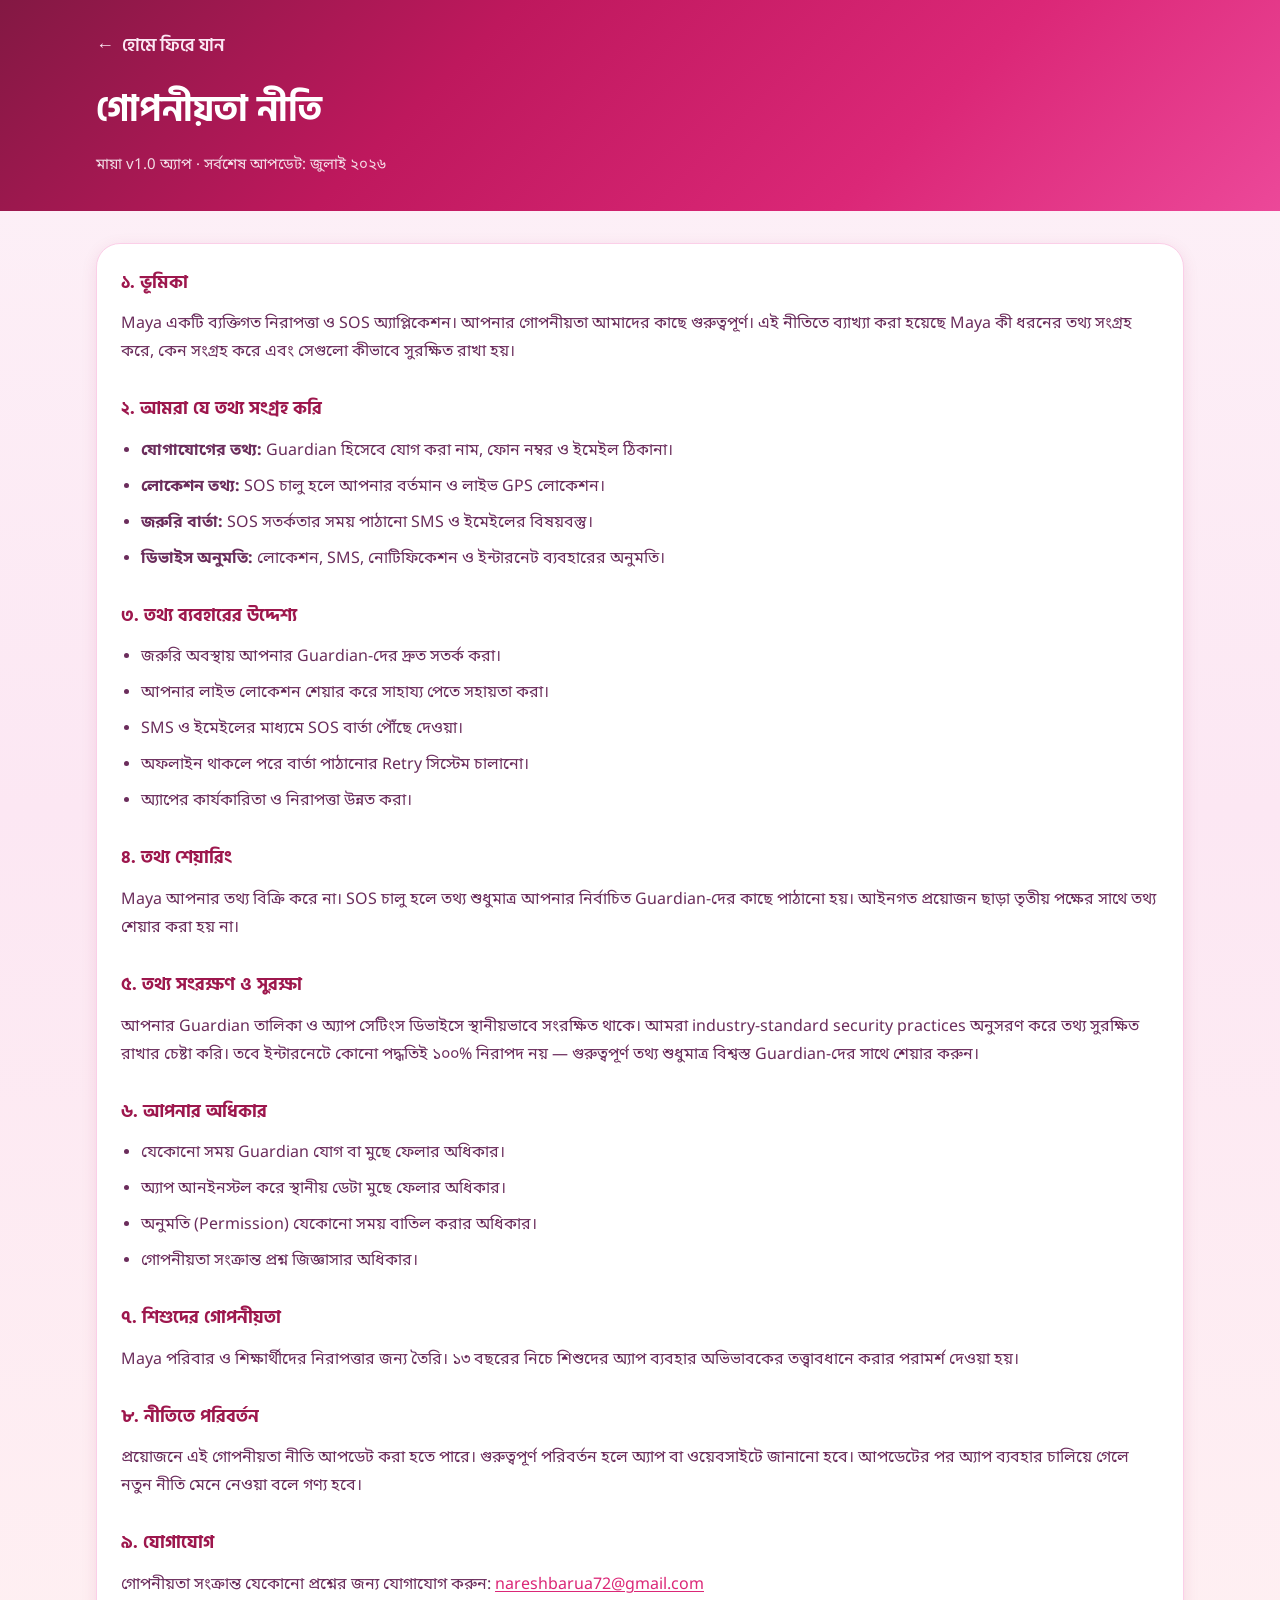
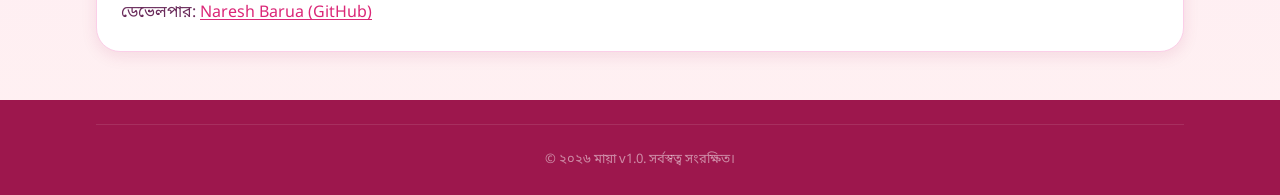
<file: privacy.html>
<!DOCTYPE html>
<html lang="bn">
<head>
  <meta charset="UTF-8">
  <meta name="viewport" content="width=device-width, initial-scale=1.0, viewport-fit=cover">
  <meta name="description" content="Maya অ্যাপের গোপনীয়তা নীতি — আপনার তথ্য কীভাবে সংগ্রহ, ব্যবহার ও সুরক্ষিত করা হয়।">
  <meta name="theme-color" content="#9d174d">
  <title>গোপনীয়তা নীতি — মায়া v1.0</title>
  <link rel="icon" href="assets/images/favicon.ico" type="image/x-icon">
  <link rel="preconnect" href="https://fonts.googleapis.com">
  <link rel="preconnect" href="https://fonts.gstatic.com" crossorigin>
  <link href="https://fonts.googleapis.com/css2?family=Hind+Siliguri:wght@400;500;600;700&family=Noto+Sans+Bengali:wght@400;500;600;700&display=swap" rel="stylesheet">
  <link rel="stylesheet" href="style.css">
</head>
<body class="legal-page">

  <header class="legal-header">
    <div class="container legal-header__inner">
      <a href="index.html" class="legal-back">
        <span aria-hidden="true">←</span>
        হোমে ফিরে যান
      </a>
      <h1 class="legal-header__title">গোপনীয়তা নীতি</h1>
      <p class="legal-header__meta">মায়া v1.0 অ্যাপ · সর্বশেষ আপডেট: জুলাই ২০২৬</p>
    </div>
  </header>

  <main class="legal-main">
    <div class="container">
      <article class="legal-card">
        <section class="legal-section">
          <h2>১. ভূমিকা</h2>
          <p>
            Maya একটি ব্যক্তিগত নিরাপত্তা ও SOS অ্যাপ্লিকেশন। আপনার গোপনীয়তা আমাদের কাছে গুরুত্বপূর্ণ।
            এই নীতিতে ব্যাখ্যা করা হয়েছে Maya কী ধরনের তথ্য সংগ্রহ করে, কেন সংগ্রহ করে এবং সেগুলো কীভাবে সুরক্ষিত রাখা হয়।
          </p>
        </section>

        <section class="legal-section">
          <h2>২. আমরা যে তথ্য সংগ্রহ করি</h2>
          <ul>
            <li><strong>যোগাযোগের তথ্য:</strong> Guardian হিসেবে যোগ করা নাম, ফোন নম্বর ও ইমেইল ঠিকানা।</li>
            <li><strong>লোকেশন তথ্য:</strong> SOS চালু হলে আপনার বর্তমান ও লাইভ GPS লোকেশন।</li>
            <li><strong>জরুরি বার্তা:</strong> SOS সতর্কতার সময় পাঠানো SMS ও ইমেইলের বিষয়বস্তু।</li>
            <li><strong>ডিভাইস অনুমতি:</strong> লোকেশন, SMS, নোটিফিকেশন ও ইন্টারনেট ব্যবহারের অনুমতি।</li>
          </ul>
        </section>

        <section class="legal-section">
          <h2>৩. তথ্য ব্যবহারের উদ্দেশ্য</h2>
          <ul>
            <li>জরুরি অবস্থায় আপনার Guardian-দের দ্রুত সতর্ক করা।</li>
            <li>আপনার লাইভ লোকেশন শেয়ার করে সাহায্য পেতে সহায়তা করা।</li>
            <li>SMS ও ইমেইলের মাধ্যমে SOS বার্তা পৌঁছে দেওয়া।</li>
            <li>অফলাইন থাকলে পরে বার্তা পাঠানোর Retry সিস্টেম চালানো।</li>
            <li>অ্যাপের কার্যকারিতা ও নিরাপত্তা উন্নত করা।</li>
          </ul>
        </section>

        <section class="legal-section">
          <h2>৪. তথ্য শেয়ারিং</h2>
          <p>
            Maya আপনার তথ্য বিক্রি করে না। SOS চালু হলে তথ্য শুধুমাত্র আপনার নির্বাচিত Guardian-দের
            কাছে পাঠানো হয়। আইনগত প্রয়োজন ছাড়া তৃতীয় পক্ষের সাথে তথ্য শেয়ার করা হয় না।
          </p>
        </section>

        <section class="legal-section">
          <h2>৫. তথ্য সংরক্ষণ ও সুরক্ষা</h2>
          <p>
            আপনার Guardian তালিকা ও অ্যাপ সেটিংস ডিভাইসে স্থানীয়ভাবে সংরক্ষিত থাকে।
            আমরা industry-standard security practices অনুসরণ করে তথ্য সুরক্ষিত রাখার চেষ্টা করি।
            তবে ইন্টারনেটে কোনো পদ্ধতিই ১০০% নিরাপদ নয় — গুরুত্বপূর্ণ তথ্য শুধুমাত্র বিশ্বস্ত Guardian-দের সাথে শেয়ার করুন।
          </p>
        </section>

        <section class="legal-section">
          <h2>৬. আপনার অধিকার</h2>
          <ul>
            <li>যেকোনো সময় Guardian যোগ বা মুছে ফেলার অধিকার।</li>
            <li>অ্যাপ আনইনস্টল করে স্থানীয় ডেটা মুছে ফেলার অধিকার।</li>
            <li>অনুমতি (Permission) যেকোনো সময় বাতিল করার অধিকার।</li>
            <li>গোপনীয়তা সংক্রান্ত প্রশ্ন জিজ্ঞাসার অধিকার।</li>
          </ul>
        </section>

        <section class="legal-section">
          <h2>৭. শিশুদের গোপনীয়তা</h2>
          <p>
            Maya পরিবার ও শিক্ষার্থীদের নিরাপত্তার জন্য তৈরি। ১৩ বছরের নিচে শিশুদের অ্যাপ ব্যবহার
            অভিভাবকের তত্ত্বাবধানে করার পরামর্শ দেওয়া হয়।
          </p>
        </section>

        <section class="legal-section">
          <h2>৮. নীতিতে পরিবর্তন</h2>
          <p>
            প্রয়োজনে এই গোপনীয়তা নীতি আপডেট করা হতে পারে। গুরুত্বপূর্ণ পরিবর্তন হলে অ্যাপ বা ওয়েবসাইটে
            জানানো হবে। আপডেটের পর অ্যাপ ব্যবহার চালিয়ে গেলে নতুন নীতি মেনে নেওয়া বলে গণ্য হবে।
          </p>
        </section>

        <section class="legal-section">
          <h2>৯. যোগাযোগ</h2>
          <p>
            গোপনীয়তা সংক্রান্ত যেকোনো প্রশ্নের জন্য যোগাযোগ করুন:
            <a href="mailto:nareshbarua72@gmail.com">nareshbarua72@gmail.com</a>
          </p>
          <p>
            ডেভেলপার:
            <a href="https://github.com/NareshBaruaIsHere" target="_blank" rel="noopener noreferrer">Naresh Barua (GitHub)</a>
          </p>
        </section>
      </article>
    </div>
  </main>

  <footer class="footer footer--compact">
    <div class="container footer__inner">
      <p class="footer__copyright">&copy; ২০২৬ মায়া v1.0. সর্বস্বত্ব সংরক্ষিত।</p>
    </div>
  </footer>

</body>
</html>
</file>
<file: style.css>
/* ==========================================================================
   Maya Landing Page — Design System & Styles
   ========================================================================== */

/* --- CSS Custom Properties --- */
:root {
  /* Primary palette — pink / rose */
  --color-primary: #db2777;
  --color-primary-dark: #9d174d;
  --color-secondary: #c026d3;
  --color-secondary-dark: #86198f;

  /* Accent colors */
  --color-accent-teal: #be185d;
  --color-accent-teal-light: #fce7f3;
  --color-accent-pink: #fdf2f8;
  --color-accent-pink-dark: #f9a8d4;
  --color-accent-rose: #fff1f2;

  /* Neutrals */
  --color-white: #ffffff;
  --color-surface: #fffbfb;
  --color-surface-elevated: #ffffff;
  --color-text: #4a044e;
  --color-text-muted: #6b2d5c;
  --color-text-light: #8b5a7a;
  --color-border: #fbcfe8;

  /* Gradients */
  --gradient-hero: linear-gradient(
    135deg,
    #831843 0%,
    #be185d 35%,
    #db2777 70%,
    #ec4899 100%
  );
  --gradient-primary: linear-gradient(
    135deg,
    #db2777 0%,
    #ec4899 50%,
    #f472b6 100%
  );
  --gradient-soft: linear-gradient(
    180deg,
    #fdf2f8 0%,
    #fce7f3 45%,
    #fff1f2 100%
  );
  --gradient-card: linear-gradient(
    135deg,
    rgba(219, 39, 119, 0.07) 0%,
    rgba(244, 114, 182, 0.1) 100%
  );

  /* Typography */
  --font-heading: "Hind Siliguri", "Noto Sans Bengali", sans-serif;
  --font-body: "Noto Sans Bengali", "Hind Siliguri", sans-serif;

  /* Spacing */
  --spacing-xs: 0.5rem;
  --spacing-sm: 1rem;
  --spacing-md: 1.5rem;
  --spacing-lg: 2rem;
  --spacing-xl: 3rem;
  --spacing-2xl: 5rem;

  /* Layout */
  --container-max: 72rem;
  --container-padding: 1.25rem;

  /* Borders & shadows */
  --radius-sm: 8px;
  --radius-md: 12px;
  --radius-lg: 16px;
  --radius-xl: 24px;
  --radius-full: 9999px;

  --shadow-sm: 0 1px 3px rgba(157, 23, 77, 0.08);
  --shadow-md: 0 4px 16px rgba(157, 23, 77, 0.1);
  --shadow-lg: 0 8px 32px rgba(157, 23, 77, 0.12);
  --shadow-xl: 0 16px 48px rgba(190, 24, 93, 0.2);
  --shadow-glow: 0 0 40px rgba(236, 72, 153, 0.3);

  /* Transitions */
  --transition-fast: 150ms ease;
  --transition-base: 250ms ease;
  --transition-slow: 400ms ease;
}

/* --- Reset & Base --- */
*,
*::before,
*::after {
  box-sizing: border-box;
  margin: 0;
  padding: 0;
}

html {
  scroll-behavior: smooth;
  -webkit-text-size-adjust: 100%;
}

@media (prefers-reduced-motion: reduce) {
  html {
    scroll-behavior: auto;
  }

  *,
  *::before,
  *::after {
    animation-duration: 0.01ms !important;
    animation-iteration-count: 1 !important;
    transition-duration: 0.01ms !important;
  }
}

body {
  font-family: var(--font-body);
  font-size: 1rem;
  line-height: 1.7;
  color: var(--color-text);
  background: var(--gradient-soft);
  min-height: 100vh;
  overflow-x: hidden;
  -webkit-font-smoothing: antialiased;
}

img {
  max-width: 100%;
  height: auto;
  display: block;
}

a {
  color: inherit;
  text-decoration: none;
}

ul,
ol {
  list-style: none;
}

button {
  font-family: inherit;
  cursor: pointer;
  border: none;
  background: none;
}

/* --- Background Blobs --- */
.bg-blobs {
  position: fixed;
  inset: 0;
  pointer-events: none;
  z-index: 0;
  overflow: hidden;
}

.blob {
  position: absolute;
  border-radius: 50%;
  filter: blur(80px);
  opacity: 0.35;
}

.blob-1 {
  width: 400px;
  height: 400px;
  background: #fbcfe8;
  top: -100px;
  right: -100px;
}

.blob-2 {
  width: 350px;
  height: 350px;
  background: #f472b6;
  bottom: 20%;
  left: -120px;
  opacity: 0.25;
}

.blob-3 {
  width: 300px;
  height: 300px;
  background: #fda4af;
  bottom: -80px;
  right: 10%;
  opacity: 0.25;
}

/* --- Layout --- */
.container {
  width: 100%;
  max-width: var(--container-max);
  margin-inline: auto;
  padding-left: max(var(--container-padding), env(safe-area-inset-left, 0px));
  padding-right: max(var(--container-padding), env(safe-area-inset-right, 0px));
  position: relative;
  z-index: 1;
}

.section {
  padding-block: var(--spacing-2xl);
}

.section-header {
  text-align: center;
  margin-bottom: var(--spacing-xl);
}

.section-title {
  font-family: var(--font-heading);
  font-size: clamp(1.75rem, 4vw, 2.5rem);
  font-weight: 700;
  color: var(--color-primary-dark);
  margin-bottom: var(--spacing-xs);
}

.section-subtitle {
  font-size: clamp(1rem, 2.5vw, 1.125rem);
  color: var(--color-text-muted);
  max-width: 36rem;
  margin-inline: auto;
}

/* --- Reveal Animation --- */
.reveal {
  opacity: 0;
  transform: translateY(24px);
  transition:
    opacity var(--transition-slow),
    transform var(--transition-slow);
}

.reveal.visible {
  opacity: 1;
  transform: translateY(0);
}

.reveal[data-delay="1"] {
  transition-delay: 100ms;
}

.reveal[data-delay="2"] {
  transition-delay: 200ms;
}

@media (prefers-reduced-motion: reduce) {
  .reveal {
    opacity: 1;
    transform: none;
  }
}

/* --- Buttons --- */
.btn {
  display: inline-flex;
  align-items: center;
  justify-content: center;
  gap: 0.5rem;
  min-height: 48px;
  padding: 0.75rem 1.5rem;
  font-family: var(--font-heading);
  font-size: 1rem;
  font-weight: 600;
  border-radius: var(--radius-md);
  border: 2px solid transparent;
  transition:
    transform var(--transition-base),
    box-shadow var(--transition-base),
    background var(--transition-base);
  cursor: pointer;
  white-space: nowrap;
}

.btn svg,
.btn i {
  width: 1.25rem;
  height: 1.25rem;
  flex-shrink: 0;
}

.btn-primary {
  background: var(--gradient-primary);
  color: var(--color-white);
  box-shadow: var(--shadow-md);
}

.btn-primary:hover {
  transform: translateY(-2px);
  box-shadow: var(--shadow-lg), var(--shadow-glow);
}

.btn-primary:active {
  transform: translateY(0);
}

.btn-secondary {
  background: var(--color-white);
  color: var(--color-primary-dark);
  border-color: var(--color-primary);
  box-shadow: var(--shadow-sm);
}

.btn-secondary:hover {
  background: var(--color-accent-pink);
  transform: translateY(-2px);
  box-shadow: var(--shadow-md);
}

.btn-lg {
  min-height: 56px;
  padding: 1rem 2rem;
  font-size: 1.0625rem;
}

.btn:focus-visible,
.footer__link:focus-visible,
.scroll-hint:focus-visible,
.screenshot-card:focus-visible,
.lightbox__close:focus-visible {
  outline: 3px solid #f472b6;
  outline-offset: 3px;
}

/* ==========================================================================
   Hero Section
   ========================================================================== */
.hero {
  position: relative;
  min-height: 100vh;
  min-height: 100dvh;
  display: flex;
  flex-direction: column;
  justify-content: center;
  background: var(--gradient-hero);
  color: var(--color-white);
  padding-block: var(--spacing-xl);
  overflow: hidden;
}

.hero::before {
  content: "";
  position: absolute;
  inset: 0;
  background:
    radial-gradient(
      ellipse at 20% 80%,
      rgba(255, 182, 193, 0.2) 0%,
      transparent 50%
    ),
    radial-gradient(
      ellipse at 80% 20%,
      rgba(252, 231, 243, 0.25) 0%,
      transparent 50%
    );
  pointer-events: none;
}

.hero__inner {
  display: flex;
  flex-direction: column;
  align-items: center;
  gap: var(--spacing-xl);
  padding-block: var(--spacing-lg);
}

.hero__content {
  text-align: center;
  max-width: 36rem;
}

.hero__brand {
  display: flex;
  align-items: center;
  justify-content: center;
  gap: var(--spacing-sm);
  margin-bottom: var(--spacing-sm);
  flex-wrap: wrap;
}

.hero__logo {
  width: 64px;
  height: 64px;
  border-radius: var(--radius-lg);
  object-fit: cover;
  background: rgba(255, 255, 255, 0.15);
  box-shadow: var(--shadow-md);
}

.hero__logo-fallback {
  display: inline-flex;
  align-items: center;
  justify-content: center;
  width: 64px;
  height: 64px;
  border-radius: var(--radius-lg);
  background: rgba(255, 255, 255, 0.2);
  color: var(--color-white);
  font-family: var(--font-heading);
  font-size: 1.5rem;
  font-weight: 700;
  box-shadow: var(--shadow-md);
}

.hero__logo-fallback[hidden] {
  display: none;
}

.hero__title {
  font-family: var(--font-heading);
  font-size: clamp(2.5rem, 8vw, 4rem);
  font-weight: 700;
  letter-spacing: -0.02em;
  line-height: 1.1;
}

.hero__tagline {
  font-family: var(--font-heading);
  font-size: clamp(1.125rem, 3vw, 1.5rem);
  font-weight: 500;
  color: #fce7f3;
  margin-bottom: var(--spacing-md);
}

.hero__intro {
  font-size: clamp(0.9375rem, 2vw, 1.0625rem);
  line-height: 1.75;
  color: rgba(255, 255, 255, 0.9);
  margin-bottom: var(--spacing-lg);
}

.hero__actions {
  display: flex;
  flex-direction: column;
  gap: var(--spacing-sm);
  align-items: center;
}

.hero__actions .btn-secondary {
  background: rgba(255, 255, 255, 0.12);
  color: var(--color-white);
  border-color: rgba(255, 255, 255, 0.4);
  backdrop-filter: blur(8px);
}

.hero__actions .btn-secondary:hover {
  background: rgba(255, 255, 255, 0.22);
  border-color: rgba(255, 255, 255, 0.6);
}

.hero__version {
  display: inline-flex;
  align-items: center;
  padding: 0.45rem 0.9rem;
  border-radius: var(--radius-full);
  background: rgba(255, 255, 255, 0.14);
  border: 1px solid rgba(255, 255, 255, 0.22);
  color: rgba(255, 255, 255, 0.92);
  font-size: 0.9rem;
  font-weight: 600;
  letter-spacing: 0.02em;
}

/* Phone Mockup */
.hero__mockup {
  display: flex;
  justify-content: center;
}

.phone-mockup__frame {
  position: relative;
  width: 260px;
  padding: 12px;
  background: linear-gradient(145deg, #2d2d2d, #1a1a1a);
  border-radius: 36px;
  box-shadow:
    var(--shadow-xl),
    0 0 0 2px rgba(255, 255, 255, 0.1),
    inset 0 0 0 1px rgba(255, 255, 255, 0.05);
}

.phone-mockup__notch {
  position: absolute;
  top: 18px;
  left: 50%;
  transform: translateX(-50%);
  width: 80px;
  height: 24px;
  background: #1a1a1a;
  border-radius: 0 0 14px 14px;
  z-index: 2;
}

.phone-mockup__screen {
  width: 100%;
  border-radius: 26px;
  aspect-ratio: 9 / 18;
  object-fit: cover;
  background: var(--color-primary);
}

/* Scroll Hint */
.scroll-hint {
  position: absolute;
  bottom: var(--spacing-lg);
  left: 50%;
  transform: translateX(-50%);
  color: rgba(255, 255, 255, 0.7);
  animation: bounce 2s infinite;
  padding: var(--spacing-xs);
}

.scroll-hint svg {
  width: 1.5rem;
  height: 1.5rem;
}

@keyframes bounce {
  0%,
  100% {
    transform: translateX(-50%) translateY(0);
  }
  50% {
    transform: translateX(-50%) translateY(8px);
  }
}

@media (prefers-reduced-motion: reduce) {
  .scroll-hint {
    animation: none;
  }
}

/* ==========================================================================
   About Section
   ========================================================================== */
.about__grid {
  display: flex;
  flex-direction: column;
  gap: var(--spacing-xl);
}

.about__text p {
  color: var(--color-text-muted);
  margin-bottom: var(--spacing-md);
  font-size: 1.0625rem;
}

.about__text p:last-child {
  margin-bottom: 0;
}

.trust-strip {
  display: grid;
  grid-template-columns: 1fr;
  gap: var(--spacing-md);
}

.trust-item {
  background: var(--color-surface-elevated);
  border-radius: var(--radius-lg);
  padding: var(--spacing-md);
  text-align: center;
  box-shadow: var(--shadow-sm);
  border: 1px solid var(--color-border);
  transition:
    transform var(--transition-base),
    box-shadow var(--transition-base);
}

.trust-item:hover {
  transform: translateY(-4px);
  box-shadow: var(--shadow-md);
}

.trust-item__icon {
  display: inline-flex;
  align-items: center;
  justify-content: center;
  width: 56px;
  height: 56px;
  border-radius: var(--radius-full);
  background: var(--gradient-card);
  color: var(--color-primary);
  margin-bottom: var(--spacing-sm);
}

.trust-item__icon svg {
  width: 1.75rem;
  height: 1.75rem;
}

.trust-item__title {
  font-family: var(--font-heading);
  font-size: 1.0625rem;
  font-weight: 600;
  color: var(--color-primary-dark);
  margin-bottom: 0.25rem;
}

.trust-item__text {
  font-size: 0.9375rem;
  color: var(--color-text-light);
}

/* ==========================================================================
   Features Section
   ========================================================================== */
.features {
  background: rgba(253, 242, 248, 0.65);
}

.features__grid {
  display: grid;
  grid-template-columns: 1fr;
  gap: var(--spacing-md);
}

.feature-card {
  background: var(--color-surface-elevated);
  border-radius: var(--radius-lg);
  padding: var(--spacing-md);
  border: 1px solid var(--color-border);
  box-shadow: var(--shadow-sm);
  transition:
    transform var(--transition-base),
    box-shadow var(--transition-base),
    border-color var(--transition-base);
}

.feature-card:hover {
  transform: translateY(-4px);
  box-shadow: var(--shadow-md);
  border-color: var(--color-accent-pink-dark);
}

.feature-card__icon {
  display: inline-flex;
  align-items: center;
  justify-content: center;
  width: 48px;
  height: 48px;
  border-radius: var(--radius-md);
  background: var(--gradient-primary);
  color: var(--color-white);
  margin-bottom: var(--spacing-sm);
}

.feature-card__icon svg {
  width: 1.5rem;
  height: 1.5rem;
}

.feature-card__title {
  font-family: var(--font-heading);
  font-size: 1.0625rem;
  font-weight: 600;
  color: var(--color-primary-dark);
  margin-bottom: 0.375rem;
}

.feature-card__text {
  font-size: 0.9375rem;
  color: var(--color-text-muted);
  line-height: 1.6;
}

/* ==========================================================================
   How It Works — Timeline Steps
   ========================================================================== */
.steps {
  display: flex;
  flex-direction: column;
  gap: 0;
  position: relative;
  max-width: 40rem;
  margin-inline: auto;
}

.step {
  display: flex;
  gap: var(--spacing-md);
  position: relative;
  padding-bottom: var(--spacing-lg);
}

.step:last-child {
  padding-bottom: 0;
}

/* Vertical connector line */
.step:not(:last-child)::after {
  content: "";
  position: absolute;
  left: 23px;
  top: 48px;
  bottom: 0;
  width: 2px;
  background: linear-gradient(
    180deg,
    var(--color-primary) 0%,
    var(--color-secondary) 100%
  );
  opacity: 0.3;
}

.step__number {
  flex-shrink: 0;
  width: 48px;
  height: 48px;
  display: flex;
  align-items: center;
  justify-content: center;
  border-radius: var(--radius-full);
  background: var(--gradient-primary);
  color: var(--color-white);
  font-family: var(--font-heading);
  font-size: 1.125rem;
  font-weight: 700;
  box-shadow: var(--shadow-md);
  position: relative;
  z-index: 1;
}

.step__content {
  flex: 1;
  background: var(--color-surface-elevated);
  border-radius: var(--radius-lg);
  padding: var(--spacing-md);
  border: 1px solid var(--color-border);
  box-shadow: var(--shadow-sm);
  transition:
    transform var(--transition-base),
    box-shadow var(--transition-base);
}

.step:hover .step__content {
  transform: translateX(4px);
  box-shadow: var(--shadow-md);
}

.step__title {
  font-family: var(--font-heading);
  font-size: 1.0625rem;
  font-weight: 600;
  color: var(--color-primary-dark);
  margin-bottom: 0.25rem;
}

.step__text {
  font-size: 0.9375rem;
  color: var(--color-text-muted);
}

/* ==========================================================================
   Screenshots Gallery
   ========================================================================== */
.screenshots {
  background: rgba(255, 241, 242, 0.6);
}

.screenshots__grid {
  display: grid;
  grid-template-columns: repeat(2, 1fr);
  gap: var(--spacing-md);
}

.screenshot-card {
  border-radius: var(--radius-lg);
  overflow: hidden;
  box-shadow: var(--shadow-md);
  border: 2px solid var(--color-border);
  transition:
    transform var(--transition-base),
    box-shadow var(--transition-base);
  cursor: zoom-in;
  padding: 0;
  width: 100%;
}

.screenshot-card:hover {
  transform: scale(1.03);
  box-shadow: var(--shadow-lg);
}

.screenshot-card img {
  width: 100%;
  aspect-ratio: 9 / 18;
  object-fit: cover;
}

/* ==========================================================================
   Download Section
   ========================================================================== */
.download {
  background: rgba(255, 255, 255, 0.5);
}

.download-card {
  background: var(--color-white);
  border-radius: var(--radius-xl);
  padding: var(--spacing-xl) var(--spacing-md);
  text-align: center;
  border: 2px solid var(--color-accent-pink-dark);
  position: relative;
  box-shadow: var(--shadow-lg);
}

.download-card__icon {
  display: inline-flex;
  align-items: center;
  justify-content: center;
  width: 72px;
  height: 72px;
  border-radius: var(--radius-full);
  background: var(--gradient-primary);
  color: var(--color-white);
  margin-bottom: var(--spacing-md);
  box-shadow: var(--shadow-glow);
}

.download-card__icon svg {
  width: 2rem;
  height: 2rem;
}

.download-card__title {
  font-family: var(--font-heading);
  font-size: clamp(1.5rem, 4vw, 2rem);
  font-weight: 700;
  color: var(--color-primary-dark);
  margin-bottom: var(--spacing-sm);
}

.download-card__text {
  color: var(--color-text-muted);
  max-width: 32rem;
  margin-inline: auto;
  margin-bottom: var(--spacing-lg);
  font-size: 1.0625rem;
}

.download-card__btn {
  margin-bottom: var(--spacing-lg);
}

.install-steps {
  text-align: left;
  max-width: 28rem;
  margin-inline: auto;
  background: var(--color-accent-pink);
  border: 1px solid var(--color-accent-pink-dark);
  border-radius: var(--radius-lg);
  padding: var(--spacing-md);
}

.install-steps__title {
  font-family: var(--font-heading);
  font-size: 1.125rem;
  font-weight: 600;
  color: var(--color-primary-dark);
  margin-bottom: var(--spacing-sm);
}

.install-steps__list {
  list-style: decimal;
  padding-left: 1.25rem;
  margin-bottom: var(--spacing-sm);
}

.install-steps__list li {
  font-size: 1rem;
  color: var(--color-text);
  margin-bottom: 0.5rem;
  line-height: 1.65;
}

.install-steps__list li strong {
  color: var(--color-primary-dark);
}

.install-steps__note {
  display: flex;
  align-items: flex-start;
  gap: 0.5rem;
  font-size: 0.9375rem;
  color: var(--color-primary-dark);
  background: var(--color-white);
  border: 1px solid var(--color-accent-pink-dark);
  padding: 0.75rem;
  border-radius: var(--radius-sm);
}

.install-steps__note svg {
  width: 1.125rem;
  height: 1.125rem;
  flex-shrink: 0;
  margin-top: 2px;
  color: var(--color-primary);
}

/* ==========================================================================
   Feedback Section
   ========================================================================== */
.feedback-card {
  background: var(--gradient-card);
  border-radius: var(--radius-xl);
  padding: var(--spacing-xl) var(--spacing-md);
  text-align: center;
  border: 1px solid var(--color-accent-pink-dark);
  box-shadow: var(--shadow-md);
}

.feedback-card__icon {
  display: inline-flex;
  align-items: center;
  justify-content: center;
  width: 64px;
  height: 64px;
  border-radius: var(--radius-full);
  background: var(--color-white);
  color: var(--color-primary);
  margin-bottom: var(--spacing-md);
  box-shadow: var(--shadow-sm);
}

.feedback-card__icon svg {
  width: 1.75rem;
  height: 1.75rem;
}

.feedback-card__title {
  font-family: var(--font-heading);
  font-size: clamp(1.5rem, 4vw, 2rem);
  font-weight: 700;
  color: var(--color-primary-dark);
  margin-bottom: var(--spacing-sm);
}

.feedback-card__text {
  color: var(--color-text-muted);
  max-width: 32rem;
  margin-inline: auto;
  margin-bottom: var(--spacing-lg);
  font-size: 1.0625rem;
}

/* ==========================================================================
   Version & Update Notes
   ========================================================================== */
.version-card {
  background: var(--color-surface-elevated);
  border-radius: var(--radius-xl);
  padding: var(--spacing-lg);
  border: 1px solid var(--color-border);
  box-shadow: var(--shadow-md);
}

.version-card__header {
  display: flex;
  flex-direction: column;
  gap: var(--spacing-sm);
  margin-bottom: var(--spacing-md);
}

.version-card__title {
  font-family: var(--font-heading);
  font-size: clamp(1.5rem, 4vw, 2rem);
  font-weight: 700;
  color: var(--color-primary-dark);
}

.version-badge {
  display: inline-flex;
  align-items: center;
  gap: var(--spacing-xs);
  background: var(--gradient-primary);
  color: var(--color-white);
  padding: 0.5rem 1rem;
  border-radius: var(--radius-full);
  width: fit-content;
}

.version-badge__label {
  font-size: 0.8125rem;
  opacity: 0.9;
}

.version-badge__number {
  font-family: var(--font-heading);
  font-weight: 700;
  font-size: 1.125rem;
}

.version-card__date {
  display: flex;
  align-items: center;
  gap: 0.5rem;
  color: var(--color-text-muted);
  font-size: 0.9375rem;
  margin-bottom: var(--spacing-lg);
}

.version-card__date svg {
  width: 1.125rem;
  height: 1.125rem;
  color: var(--color-primary);
}

.version-notes {
  display: grid;
  grid-template-columns: 1fr;
  gap: var(--spacing-md);
}

.version-notes__group {
  background: var(--gradient-card);
  border-radius: var(--radius-lg);
  padding: var(--spacing-md);
}

.version-notes__heading {
  display: flex;
  align-items: center;
  gap: 0.5rem;
  font-family: var(--font-heading);
  font-size: 1.0625rem;
  font-weight: 600;
  color: var(--color-primary-dark);
  margin-bottom: var(--spacing-sm);
}

.version-notes__heading svg {
  width: 1.25rem;
  height: 1.25rem;
  color: var(--color-primary);
}

.version-notes__group ul {
  padding-left: 1.25rem;
  list-style: disc;
}

.version-notes__group li {
  font-size: 0.9375rem;
  color: var(--color-text-muted);
  margin-bottom: 0.375rem;
  line-height: 1.5;
}

/* ==========================================================================
   Footer
   ========================================================================== */
.footer {
  background: var(--color-primary-dark);
  color: rgba(255, 255, 255, 0.9);
  padding-block: var(--spacing-xl);
}

.footer__inner {
  text-align: center;
}

.footer__name {
  font-family: var(--font-heading);
  font-size: 1.5rem;
  font-weight: 700;
  color: var(--color-white);
}

.footer__tagline {
  font-size: 0.9375rem;
  color: #fbcfe8;
  margin-top: 0.25rem;
  margin-bottom: var(--spacing-md);
}

.footer__support {
  font-size: 0.9375rem;
  color: rgba(255, 255, 255, 0.75);
  max-width: 32rem;
  margin-inline: auto;
  margin-bottom: var(--spacing-md);
}

.footer__links {
  display: flex;
  flex-wrap: wrap;
  justify-content: center;
  gap: var(--spacing-md);
  margin-bottom: var(--spacing-lg);
}

.footer__link {
  display: inline-flex;
  align-items: center;
  gap: 0.375rem;
  font-size: 0.9375rem;
  color: rgba(255, 255, 255, 0.85);
  padding: 0.5rem 0.75rem;
  border-radius: var(--radius-sm);
  transition:
    color var(--transition-fast),
    background var(--transition-fast);
}

.footer__link svg {
  width: 1.125rem;
  height: 1.125rem;
}

.footer__link:hover {
  color: var(--color-white);
  background: rgba(255, 255, 255, 0.1);
}

.footer__copyright {
  font-size: 0.8125rem;
  color: rgba(255, 255, 255, 0.5);
  border-top: 1px solid rgba(255, 255, 255, 0.1);
  padding-top: var(--spacing-md);
}

/* ==========================================================================
   Lightbox
   ========================================================================== */
.lightbox {
  position: fixed;
  inset: 0;
  z-index: 1000;
  display: flex;
  align-items: center;
  justify-content: center;
  padding: var(--spacing-md);
}

.lightbox[hidden] {
  display: none;
}

.lightbox__backdrop {
  position: absolute;
  inset: 0;
  background: rgba(131, 24, 67, 0.88);
  backdrop-filter: blur(4px);
}

.lightbox__content {
  position: relative;
  z-index: 1;
  max-width: 90vw;
  max-height: 90vh;
}

.lightbox__image {
  max-width: 100%;
  max-height: 85vh;
  border-radius: var(--radius-lg);
  box-shadow: var(--shadow-xl);
  object-fit: contain;
}

.lightbox__close {
  position: absolute;
  top: var(--spacing-md);
  right: var(--spacing-md);
  z-index: 2;
  display: flex;
  align-items: center;
  justify-content: center;
  width: 44px;
  height: 44px;
  border-radius: var(--radius-full);
  background: rgba(255, 255, 255, 0.15);
  color: var(--color-white);
  transition: background var(--transition-fast);
}

.lightbox__close:hover {
  background: rgba(255, 255, 255, 0.25);
}

.lightbox__close svg {
  width: 1.5rem;
  height: 1.5rem;
}

/* ==========================================================================
   APK Toast Notice
   ========================================================================== */
.apk-toast {
  position: fixed;
  bottom: max(1rem, env(safe-area-inset-bottom, 0px));
  left: max(1rem, env(safe-area-inset-left, 0px));
  right: max(1rem, env(safe-area-inset-right, 0px));
  z-index: 2000;
  display: flex;
  align-items: flex-start;
  gap: 0.75rem;
  padding: 1rem 1.25rem;
  background: var(--color-primary-dark);
  color: var(--color-white);
  border-radius: var(--radius-md);
  box-shadow: var(--shadow-xl);
  border: 1px solid rgba(255, 255, 255, 0.15);
}

.apk-toast[hidden] {
  display: none;
}

.apk-toast__text {
  flex: 1;
  font-size: 0.9375rem;
  line-height: 1.55;
}

.apk-toast__close {
  flex-shrink: 0;
  width: 36px;
  height: 36px;
  display: flex;
  align-items: center;
  justify-content: center;
  border-radius: var(--radius-full);
  background: rgba(255, 255, 255, 0.15);
  color: var(--color-white);
  font-size: 1.25rem;
  line-height: 1;
}

/* ==========================================================================
   Legal / Privacy Page
   ========================================================================== */
.legal-page {
  background: var(--gradient-soft);
}

.legal-header {
  background: var(--gradient-hero);
  color: var(--color-white);
  padding: max(1.5rem, env(safe-area-inset-top, 0px)) 0 2rem;
}

.legal-header__inner {
  display: flex;
  flex-direction: column;
  gap: 0.75rem;
}

.legal-back {
  display: inline-flex;
  align-items: center;
  gap: 0.5rem;
  font-family: var(--font-heading);
  font-weight: 600;
  color: #fce7f3;
  min-height: 44px;
}

.legal-header__title {
  font-family: var(--font-heading);
  font-size: clamp(1.75rem, 5vw, 2.25rem);
  font-weight: 700;
}

.legal-header__meta {
  font-size: 0.9375rem;
  color: rgba(255, 255, 255, 0.85);
}

.legal-main {
  padding-block: 2rem 3rem;
}

.legal-card {
  background: var(--color-white);
  border-radius: var(--radius-xl);
  padding: 1.5rem;
  border: 1px solid var(--color-border);
  box-shadow: var(--shadow-md);
}

.legal-section {
  margin-bottom: 1.75rem;
}

.legal-section:last-child {
  margin-bottom: 0;
}

.legal-section h2 {
  font-family: var(--font-heading);
  font-size: 1.125rem;
  font-weight: 700;
  color: var(--color-primary-dark);
  margin-bottom: 0.75rem;
}

.legal-section p,
.legal-section li {
  font-size: 1rem;
  color: var(--color-text-muted);
  line-height: 1.75;
}

.legal-section ul {
  padding-left: 1.25rem;
  list-style: disc;
}

.legal-section li {
  margin-bottom: 0.5rem;
}

.legal-section a {
  color: var(--color-primary);
  text-decoration: underline;
  text-underline-offset: 2px;
}

.footer--compact {
  padding-block: 1.5rem;
}

/* ==========================================================================
   Mobile Optimizations
   ========================================================================== */
@media (max-width: 639px) {
  :root {
    --container-padding: 0.875rem;
    --spacing-xs: 0.375rem;
    --spacing-sm: 0.75rem;
    --spacing-md: 1rem;
    --spacing-lg: 1.25rem;
    --spacing-xl: 1.75rem;
    --spacing-2xl: 2.5rem;
  }

  body {
    font-size: 0.9375rem;
    line-height: 1.65;
  }

  .hero {
    min-height: auto;
    min-height: unset;
    padding-block: 2rem 2.5rem;
  }

  .hero__inner {
    gap: 1.5rem;
    padding-block: 0;
  }

  .hero__content {
    max-width: 100%;
  }

  .hero__brand {
    gap: 0.5rem;
    margin-bottom: 0.5rem;
  }

  .hero__logo,
  .hero__logo-fallback {
    width: 52px;
    height: 52px;
  }

  .hero__logo-fallback {
    font-size: 1.125rem;
  }

  .hero__title {
    font-size: clamp(2rem, 10vw, 2.75rem);
  }

  .hero__tagline {
    font-size: 1rem;
    margin-bottom: 0.75rem;
  }

  .hero__intro {
    font-size: 0.9375rem;
    line-height: 1.6;
    margin-bottom: 1rem;
  }

  .hero__actions {
    width: 100%;
    max-width: 100%;
    gap: 0.625rem;
  }

  .hero__actions .btn {
    width: 100%;
    min-height: 46px;
    padding: 0.7rem 1rem;
    font-size: 0.9375rem;
  }

  .btn-lg {
    min-height: 50px;
    padding: 0.8rem 1.1rem;
    font-size: 0.975rem;
  }

  .phone-mockup__frame {
    width: 190px;
    padding: 9px;
    border-radius: 28px;
  }

  .section {
    padding-block: 2rem;
  }

  .section-header {
    margin-bottom: 1.5rem;
  }

  .section-title {
    font-size: clamp(1.4rem, 7vw, 1.9rem);
  }

  .section-subtitle {
    font-size: 0.95rem;
    max-width: 30rem;
  }

  .download-card,
  .feedback-card {
    padding: 1.25rem 0.9rem;
  }

  .download-card__btn,
  .feedback-card .btn {
    width: 100%;
  }

  .trust-item,
  .feature-card,
  .step__content,
  .version-card,
  .feedback-card,
  .download-card {
    border-radius: 14px;
  }

  .trust-item__icon,
  .feature-card__icon {
    width: 42px;
    height: 42px;
    margin-bottom: 0.5rem;
  }

  .trust-item__icon svg,
  .feature-card__icon svg {
    width: 1.25rem;
    height: 1.25rem;
  }

  .trust-item__title,
  .feature-card__title,
  .step__title,
  .download-card__title,
  .feedback-card__title,
  .version-card__title,
  .install-steps__title {
    font-size: 1rem;
  }

  .trust-item__text,
  .feature-card__text,
  .step__text,
  .download-card__text,
  .feedback-card__text,
  .version-card__date,
  .install-steps__list li,
  .version-notes li {
    font-size: 0.875rem;
    line-height: 1.55;
  }

  .steps {
    max-width: 100%;
  }

  .step {
    gap: 0.75rem;
    padding-bottom: 1rem;
  }

  .step__number {
    width: 40px;
    height: 40px;
    font-size: 0.95rem;
  }

  .screenshots__grid {
    display: flex;
    gap: 0.85rem;
    overflow-x: auto;
    scroll-snap-type: x mandatory;
    -webkit-overflow-scrolling: touch;
    padding: 0 0 0.5rem;
    margin-inline: calc(var(--container-padding) * -1);
    padding-inline: var(--container-padding);
    scrollbar-width: none;
  }

  .screenshots__grid::-webkit-scrollbar {
    display: none;
  }

  .screenshot-card {
    flex: 0 0 78%;
    max-width: 17rem;
    scroll-snap-align: start;
  }

  .install-steps {
    padding: 0.9rem;
  }

  .install-steps__list {
    padding-left: 1.1rem;
  }

  .footer__links {
    flex-direction: column;
    align-items: stretch;
    gap: 0.5rem;
  }

  .footer__link {
    justify-content: center;
    min-height: 44px;
    padding: 0.65rem 0.9rem;
    background: rgba(255, 255, 255, 0.08);
    border-radius: var(--radius-md);
  }

  .legal-card {
    padding: 1rem;
  }

  .scroll-hint {
    display: none;
  }
}

/* ==========================================================================
   Responsive — Tablet (640px+)
   ========================================================================== */
@media (min-width: 640px) {
  :root {
    --container-padding: 2rem;
  }

  body {
    font-size: 1.0625rem;
  }

  .hero__actions {
    flex-direction: row;
    justify-content: center;
  }

  .trust-strip {
    grid-template-columns: repeat(3, 1fr);
  }

  .features__grid {
    grid-template-columns: repeat(2, 1fr);
  }

  .screenshots__grid {
    grid-template-columns: repeat(4, 1fr);
  }

  .version-notes {
    grid-template-columns: repeat(3, 1fr);
  }

  .version-card__header {
    flex-direction: row;
    align-items: center;
    justify-content: space-between;
  }
}

/* ==========================================================================
   Responsive — Desktop (1024px+)
   ========================================================================== */
@media (min-width: 1024px) {
  body {
    font-size: 1.125rem;
  }

  .section {
    padding-block: 6rem;
  }

  .hero__inner {
    flex-direction: row;
    justify-content: space-between;
    align-items: center;
    text-align: left;
    gap: var(--spacing-2xl);
  }

  .hero__content {
    text-align: left;
    flex: 1;
    max-width: none;
  }

  .hero__brand {
    justify-content: flex-start;
  }

  .hero__actions {
    justify-content: flex-start;
  }

  .hero__mockup {
    flex: 0 0 auto;
  }

  .phone-mockup__frame {
    width: 280px;
  }

  .about__grid {
    flex-direction: row;
    align-items: center;
    gap: var(--spacing-2xl);
  }

  .about__text {
    flex: 1;
  }

  .trust-strip {
    flex: 0 0 320px;
    grid-template-columns: 1fr;
  }

  .features__grid {
    grid-template-columns: repeat(3, 1fr);
  }

  /* Horizontal timeline on desktop */
  .steps {
    display: grid;
    grid-template-columns: repeat(5, 1fr);
    gap: var(--spacing-md);
    max-width: none;
  }

  .step {
    flex-direction: column;
    align-items: center;
    text-align: center;
    padding-bottom: 0;
  }

  .step:not(:last-child)::after {
    left: auto;
    right: -50%;
    top: 24px;
    bottom: auto;
    width: 100%;
    height: 2px;
    transform: translateX(50%);
  }

  .step__content {
    width: 100%;
  }

  .step:hover .step__content {
    transform: translateY(-4px);
  }

  .download-card,
  .feedback-card {
    padding: var(--spacing-2xl);
  }
}
</file>
